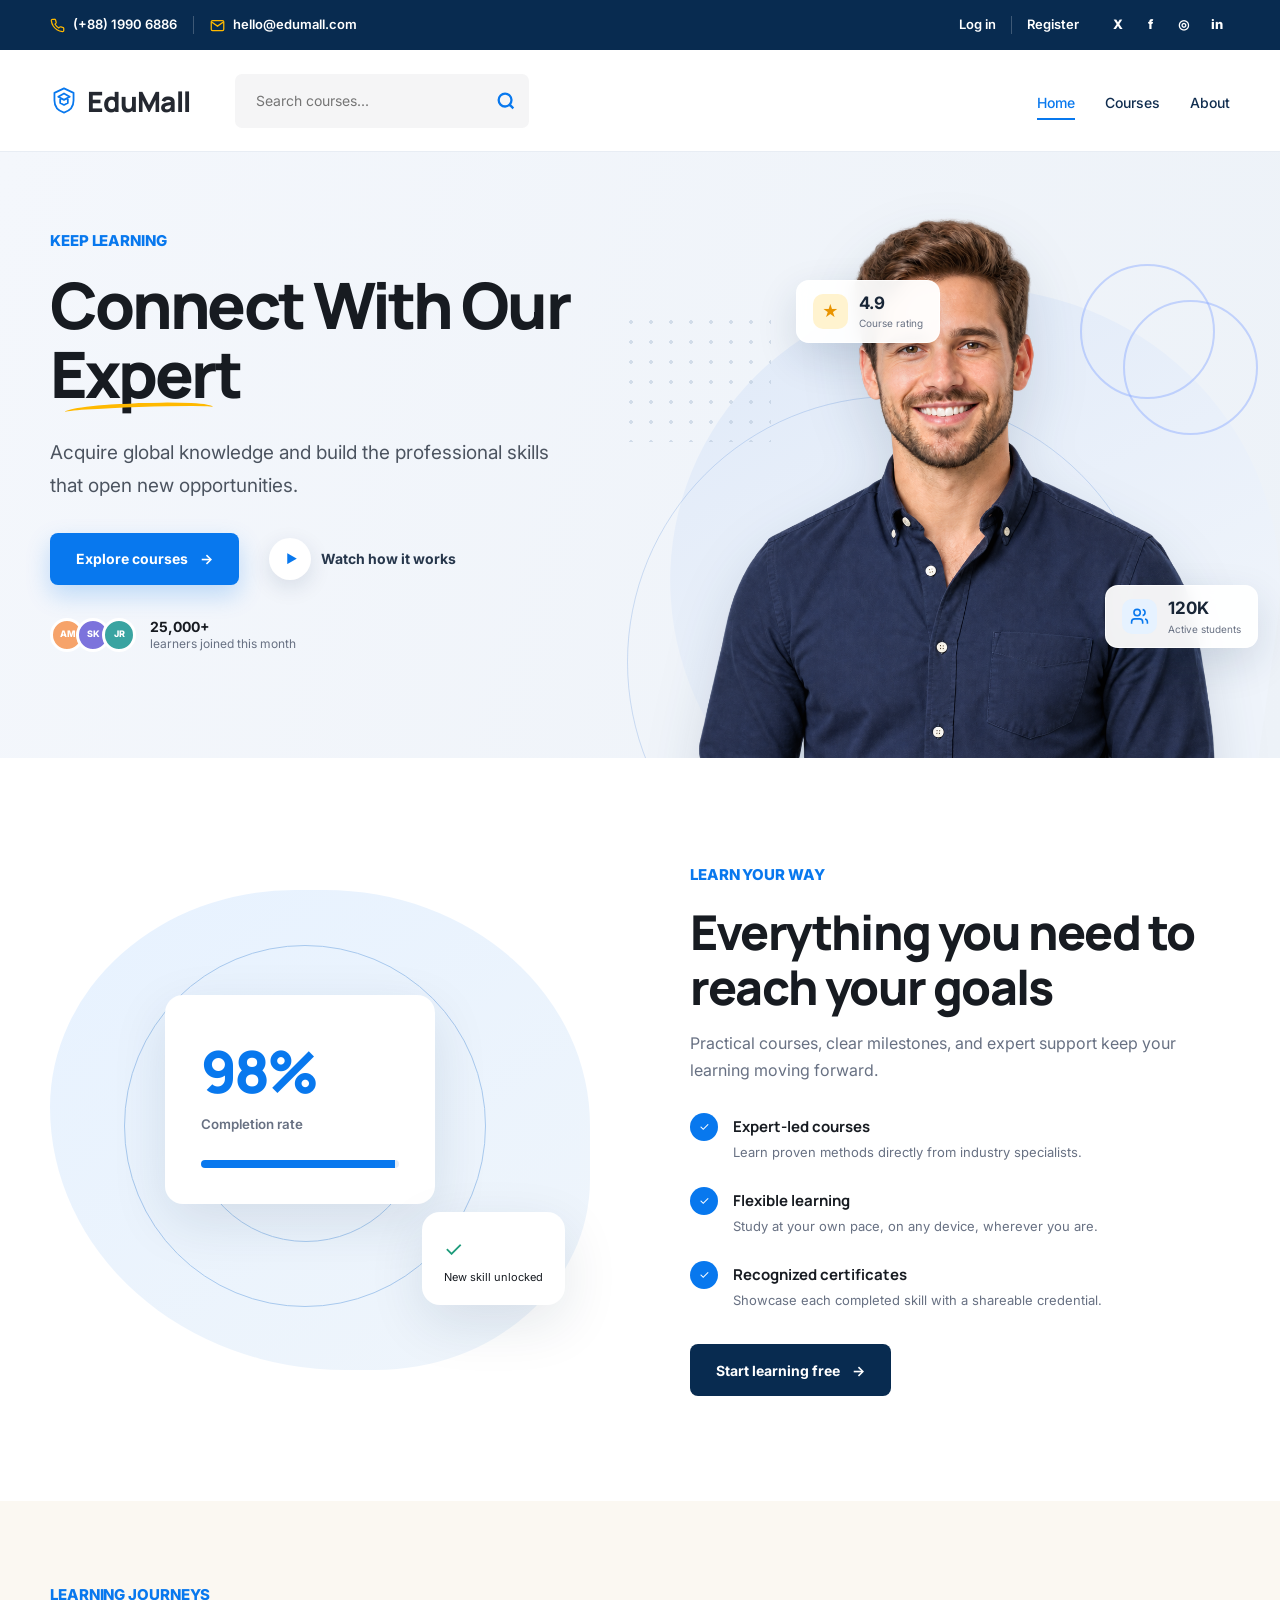
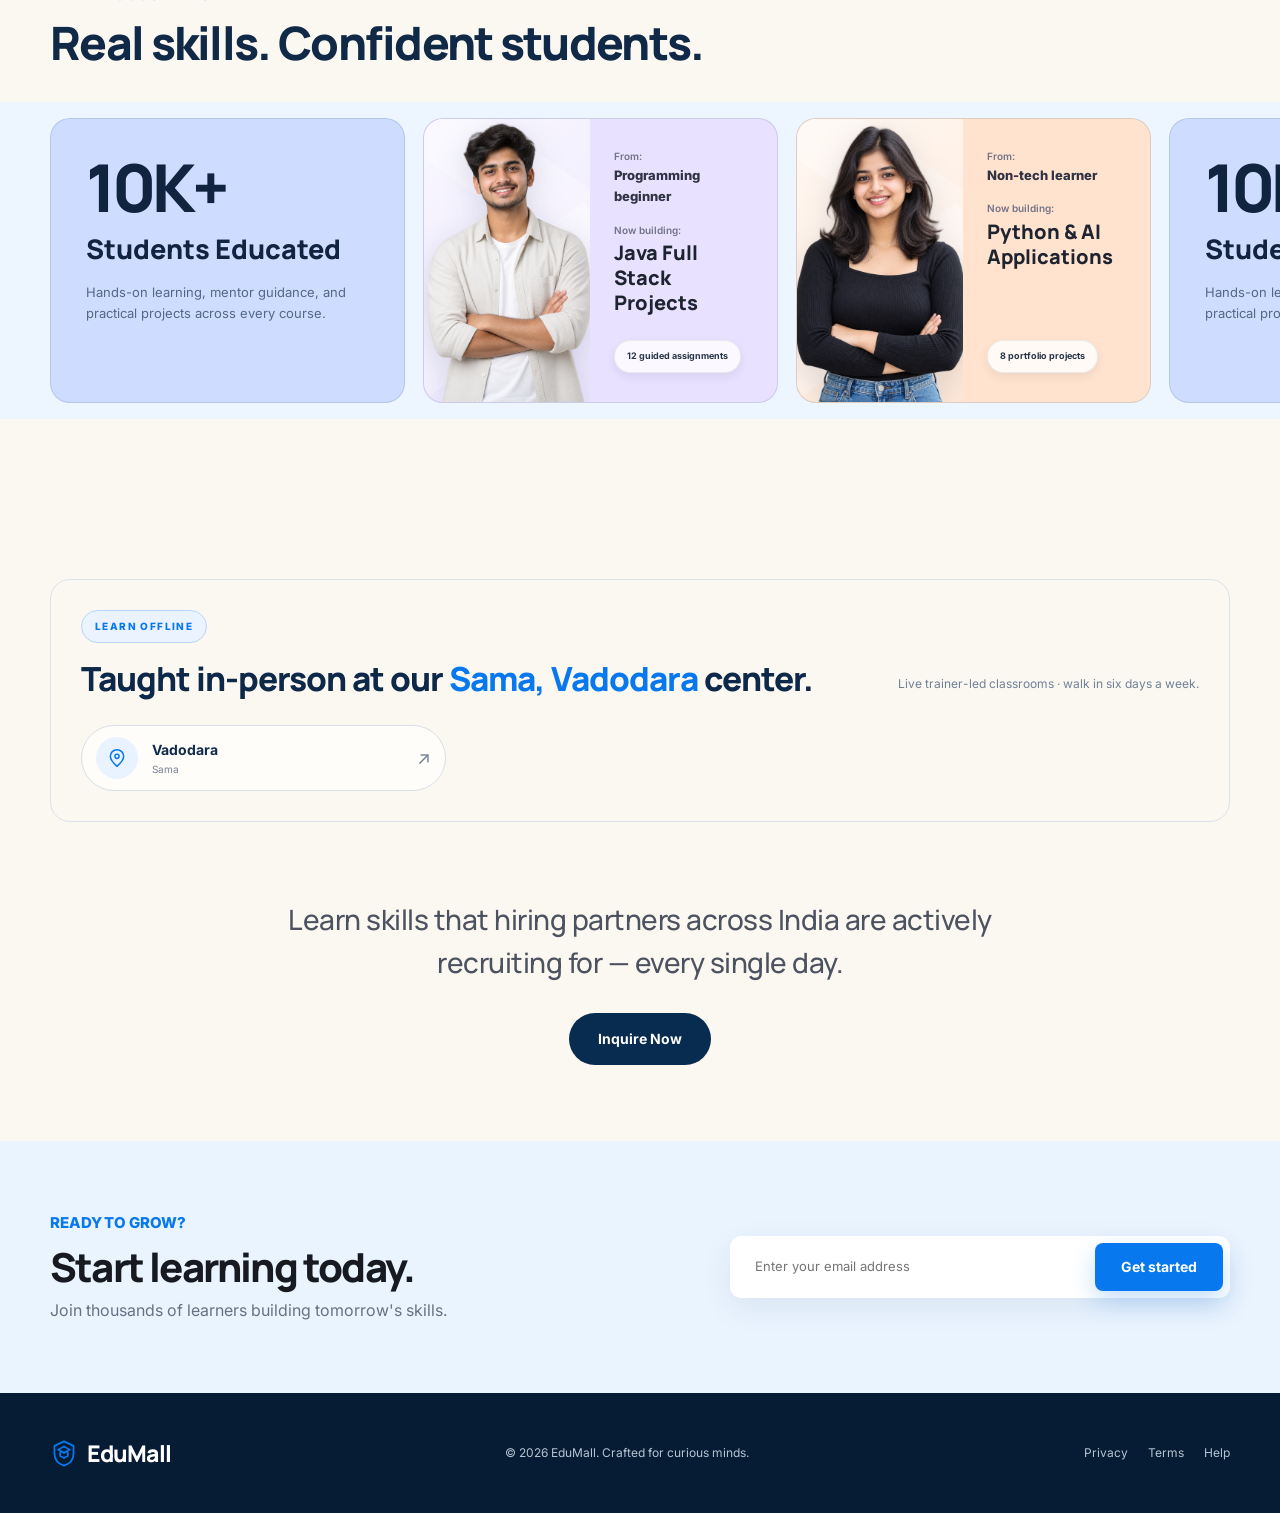
<file: index.html>
<!doctype html>
<html lang="en">
<head>
  <meta charset="utf-8">
  <meta name="viewport" content="width=device-width, initial-scale=1">
  <meta name="description" content="EduMall helps learners build practical skills with expert-led online courses.">
  <title>EduMall — Learn Without Limits</title>
  <link rel="preconnect" href="https://fonts.googleapis.com">
  <link rel="preconnect" href="https://fonts.gstatic.com" crossorigin>
  <link href="https://fonts.googleapis.com/css2?family=Inter:wght@400;500;600;700;800&family=Manrope:wght@500;600;700;800&display=swap" rel="stylesheet">
  <link rel="stylesheet" href="styles.css">
</head>
<body>
  <a class="skip-link" href="#main">Skip to content</a>

  <header class="site-header" id="top">
    <div class="topbar">
      <div class="container topbar-inner">
        <div class="contact-list">
          <a href="tel:+8819906886" aria-label="Call EduMall">
            <svg aria-hidden="true" viewBox="0 0 24 24"><path d="M22 16.92v3a2 2 0 0 1-2.18 2 19.8 19.8 0 0 1-8.63-3.07 19.5 19.5 0 0 1-6-6A19.8 19.8 0 0 1 2.12 4.18 2 2 0 0 1 4.11 2h3a2 2 0 0 1 2 1.72c.13.96.36 1.9.69 2.8a2 2 0 0 1-.45 2.11L8.09 9.91a16 16 0 0 0 6 6l1.27-1.27a2 2 0 0 1 2.11-.45c.9.33 1.84.56 2.8.69A2 2 0 0 1 22 16.92z"/></svg>
            (+88) 1990 6886
          </a>
          <span class="contact-divider"></span>
          <a href="mailto:hello@edumall.com">
            <svg aria-hidden="true" viewBox="0 0 24 24"><path d="M4 4h16c1.1 0 2 .9 2 2v12c0 1.1-.9 2-2 2H4c-1.1 0-2-.9-2-2V6c0-1.1.9-2 2-2z"/><path d="m22 6-10 7L2 6"/></svg>
            hello@edumall.com
          </a>
        </div>
        <div class="topbar-actions">
          <a href="#register">Log in</a>
          <span class="contact-divider"></span>
          <a href="#register">Register</a>
          <div class="socials" aria-label="Social links">
            <a href="#" aria-label="Twitter">X</a>
            <a href="#" aria-label="Facebook">f</a>
            <a href="#" aria-label="Instagram">◎</a>
            <a href="#" aria-label="LinkedIn">in</a>
          </div>
        </div>
      </div>
    </div>

    <nav class="navbar" aria-label="Main navigation">
      <div class="container nav-inner">
        <a class="brand" href="#top" aria-label="EduMall home">
          <span class="brand-mark" aria-hidden="true">
            <svg viewBox="0 0 44 44"><path d="M22 3 7 10v12c0 9.5 6.4 16.4 15 19 8.6-2.6 15-9.5 15-19V10L22 3Z"/><path d="m13 16 9-5 9 5-9 5-9-5Zm3 3.5V26l6 3 6-3v-6.5"/></svg>
          </span>
          <span>EduMall</span>
        </a>

        <form class="nav-search" id="nav-search" role="search">
          <label class="sr-only" for="search">Search courses</label>
          <input id="search" name="q" type="search" placeholder="Search courses..." autocomplete="off">
          <button type="submit" aria-label="Submit search">
            <svg aria-hidden="true" viewBox="0 0 24 24"><circle cx="11" cy="11" r="7"/><path d="m20 20-4-4"/></svg>
          </button>
        </form>

        <button class="mobile-toggle" type="button" aria-expanded="false" aria-controls="nav-links" aria-label="Open menu">
          <span></span><span></span><span></span>
        </button>

        <div class="nav-links" id="nav-links">
          <a class="active" href="#top">Home</a>
          <a href="courses.html">Courses</a>
          <a href="#about">About</a>
        </div>
      </div>
    </nav>
  </header>

  <main id="main">
    <section class="hero" aria-labelledby="hero-title">
      <div class="container hero-inner">
        <div class="hero-copy">
          <p class="eyebrow">Keep learning</p>
          <h1 id="hero-title">Connect With Our <span>Expert</span></h1>
          <p class="hero-intro">Acquire global knowledge and build the professional skills that open new opportunities.</p>
          <div class="hero-actions">
            <a class="button button-primary" href="courses.html">Explore courses <span aria-hidden="true">→</span></a>
            <button class="play-button" type="button" id="watch-story">
              <span class="play-icon" aria-hidden="true">▶</span>
              Watch how it works
            </button>
          </div>
          <div class="learner-proof">
            <div class="avatar-stack" aria-hidden="true"><span>AM</span><span>SK</span><span>JR</span></div>
            <p><strong>25,000+</strong> learners joined this month</p>
          </div>
        </div>

        <div class="hero-visual" aria-label="Friendly online course instructor">
          <div class="hero-blob"></div>
          <div class="dot-pattern"></div>
          <div class="orbit orbit-one"></div>
          <div class="orbit orbit-two"></div>
          <img src="assets/instructor-hero.png" alt="Smiling EduMall instructor in a navy shirt" width="1024" height="1536">
          <div class="floating-card rating-card">
            <span class="card-icon">★</span>
            <p><strong>4.9</strong><small>Course rating</small></p>
          </div>
          <div class="floating-card students-card">
            <span class="card-icon card-icon-blue">
              <svg aria-hidden="true" viewBox="0 0 24 24"><path d="M16 21v-2a4 4 0 0 0-4-4H6a4 4 0 0 0-4 4v2"/><circle cx="9" cy="7" r="4"/><path d="M22 21v-2a4 4 0 0 0-3-3.87M16 3.13a4 4 0 0 1 0 7.75"/></svg>
            </span>
            <p><strong>120K</strong><small>Active students</small></p>
          </div>
        </div>
      </div>
    </section>

    <section class="section why-section" id="about">
      <div class="container why-grid">
        <div class="why-art" aria-hidden="true"><div class="art-card art-main"><span>98%</span><small>Completion rate</small><i></i></div><div class="art-card art-small">✓<small>New skill unlocked</small></div></div>
        <div class="why-copy">
          <p class="eyebrow">Learn your way</p>
          <h2>Everything you need to reach your goals</h2>
          <p>Practical courses, clear milestones, and expert support keep your learning moving forward.</p>
          <ul>
            <li><span>✓</span><div><strong>Expert-led courses</strong><p>Learn proven methods directly from industry specialists.</p></div></li>
            <li><span>✓</span><div><strong>Flexible learning</strong><p>Study at your own pace, on any device, wherever you are.</p></div></li>
            <li><span>✓</span><div><strong>Recognized certificates</strong><p>Showcase each completed skill with a shareable credential.</p></div></li>
          </ul>
          <a class="button button-dark" href="#register">Start learning free <span>→</span></a>
        </div>
      </div>
    </section>

    <section class="impact-section" aria-labelledby="impact-title">
      <div class="container impact-heading">
        <p class="eyebrow">Learning journeys</p>
        <h2 id="impact-title">Real skills. Confident students.</h2>
      </div>
      <div class="impact-viewport">
        <div class="impact-track">
          <div class="impact-card-set">
            <article class="impact-stat-card">
              <strong>10K+</strong>
              <h3>Students Educated</h3>
              <p>Hands-on learning, mentor guidance, and practical projects across every course.</p>
            </article>
            <article class="student-story-card story-blue">
              <div class="student-photo"><img src="assets/student-aarav.png" alt="Aarav, an EduMall technology student" width="1024" height="1536" loading="lazy"></div>
              <div class="student-story-copy">
                <small>From:</small><span>Programming beginner</span>
                <small>Now building:</small><h3>Java Full Stack Projects</h3>
                <b>12 guided assignments</b>
              </div>
            </article>
            <article class="student-story-card story-peach">
              <div class="student-photo"><img src="assets/student-neha.png" alt="Neha, an EduMall technology student" width="1024" height="1536" loading="lazy"></div>
              <div class="student-story-copy">
                <small>From:</small><span>Non-tech learner</span>
                <small>Now building:</small><h3>Python &amp; AI Applications</h3>
                <b>8 portfolio projects</b>
              </div>
            </article>
          </div>
          <div class="impact-card-set" aria-hidden="true">
            <article class="impact-stat-card"><strong>10K+</strong><h3>Students Educated</h3><p>Hands-on learning, mentor guidance, and practical projects across every course.</p></article>
            <article class="student-story-card story-blue"><div class="student-photo"><img src="assets/student-aarav.png" alt="" width="1024" height="1536" loading="lazy"></div><div class="student-story-copy"><small>From:</small><span>Programming beginner</span><small>Now building:</small><h3>Java Full Stack Projects</h3><b>12 guided assignments</b></div></article>
            <article class="student-story-card story-peach"><div class="student-photo"><img src="assets/student-neha.png" alt="" width="1024" height="1536" loading="lazy"></div><div class="student-story-copy"><small>From:</small><span>Non-tech learner</span><small>Now building:</small><h3>Python &amp; AI Applications</h3><b>8 portfolio projects</b></div></article>
          </div>
        </div>
      </div>
    </section>

    <section class="offline-section" aria-labelledby="offline-title">
      <div class="container offline-card">
        <div class="offline-heading">
          <div>
            <p class="offline-badge">Learn offline</p>
            <h2 id="offline-title">Taught in-person at our <span>Sama, Vadodara</span> center.</h2>
          </div>
          <p>Live trainer-led classrooms · walk in six days a week.</p>
        </div>
        <a class="branch-card" href="https://www.google.com/maps/search/?api=1&amp;query=Sama+Vadodara+Gujarat" target="_blank" rel="noopener noreferrer" aria-label="Find the Sama, Vadodara center on Google Maps">
          <span class="branch-pin" aria-hidden="true">
            <svg viewBox="0 0 24 24"><path d="M20 10c0 5-8 12-8 12S4 15 4 10a8 8 0 1 1 16 0Z"/><circle cx="12" cy="10" r="2.5"/></svg>
          </span>
          <span><strong>Vadodara</strong><small>Sama</small></span>
          <span class="branch-arrow" aria-hidden="true">↗</span>
        </a>
      </div>
    </section>

    <section class="inquiry-section" aria-labelledby="inquiry-title">
      <div class="container inquiry-inner">
        <h2 id="inquiry-title">Learn skills that hiring partners across India are actively recruiting for — every single day.</h2>
        <button class="button button-dark" id="open-inquiry" type="button">Inquire Now</button>
      </div>
    </section>

    <section class="cta-section" id="register">
      <div class="container cta-inner">
        <div><p class="eyebrow">Ready to grow?</p><h2>Start learning today.</h2><p>Join thousands of learners building tomorrow's skills.</p></div>
        <form class="email-form" id="email-form"><label class="sr-only" for="email">Email address</label><input id="email" type="email" placeholder="Enter your email address" required><button class="button button-primary" type="submit">Get started</button></form>
      </div>
    </section>
  </main>

  <footer>
    <div class="container footer-inner"><a class="brand footer-brand" href="#top"><span class="brand-mark" aria-hidden="true"><svg viewBox="0 0 44 44"><path d="M22 3 7 10v12c0 9.5 6.4 16.4 15 19 8.6-2.6 15-9.5 15-19V10L22 3Z"/><path d="m13 16 9-5 9 5-9 5-9-5Zm3 3.5V26l6 3 6-3v-6.5"/></svg></span><span>EduMall</span></a><p>© <span id="year"></span> EduMall. Crafted for curious minds.</p><div><a href="#privacy">Privacy</a><a href="#terms">Terms</a><a href="#help">Help</a></div></div>
  </footer>

  <div class="toast" id="toast" role="status" aria-live="polite"></div>
  <div class="modal" id="story-modal" hidden>
    <div class="modal-backdrop" data-close-modal></div>
    <div class="modal-card" role="dialog" aria-modal="true" aria-labelledby="modal-title">
      <button class="modal-close" type="button" data-close-modal aria-label="Close">×</button>
      <div class="video-placeholder"><span>▶</span></div>
      <h2 id="modal-title">Learning that fits your life</h2>
      <p>Short, focused lessons and hands-on projects help you turn knowledge into real-world confidence.</p>
    </div>
  </div>

  <div class="modal inquiry-modal" id="inquiry-modal" hidden>
    <div class="modal-backdrop" data-close-modal></div>
    <div class="modal-card inquiry-modal-card" role="dialog" aria-modal="true" aria-labelledby="inquiry-modal-title">
      <button class="modal-close" type="button" data-close-modal aria-label="Close inquiry form">×</button>
      <h2 id="inquiry-modal-title">Book your visit</h2>
      <p>Tour our Sama, Vadodara center, meet a career advisor, and book a free demo.</p>
      <form class="inquiry-form" id="inquiry-form">
        <label for="inquiry-name">Your name</label>
        <input id="inquiry-name" name="name" type="text" placeholder="e.g. Rohan Patel" autocomplete="name" required>

        <label for="inquiry-email">Email</label>
        <input id="inquiry-email" name="email" type="email" placeholder="you@example.com" autocomplete="email" required>

        <label for="inquiry-phone">Phone</label>
        <input id="inquiry-phone" name="phone" type="tel" placeholder="+91 98765 43210" autocomplete="tel" inputmode="tel" pattern="[+0-9() -]{8,18}" required>
        <small>We’ll WhatsApp, not spam-call. Outside India? Include your country code.</small>

        <label for="inquiry-message">What are you looking for? <span>(optional)</span></label>
        <textarea id="inquiry-message" name="message" rows="3" placeholder="Course, preferred batch timing..."></textarea>

        <button class="button button-primary inquiry-submit" type="submit"><span aria-hidden="true">✈</span> Request a callback</button>
      </form>
    </div>
  </div>

  <script src="script.js"></script>
</body>
</html>
</file>
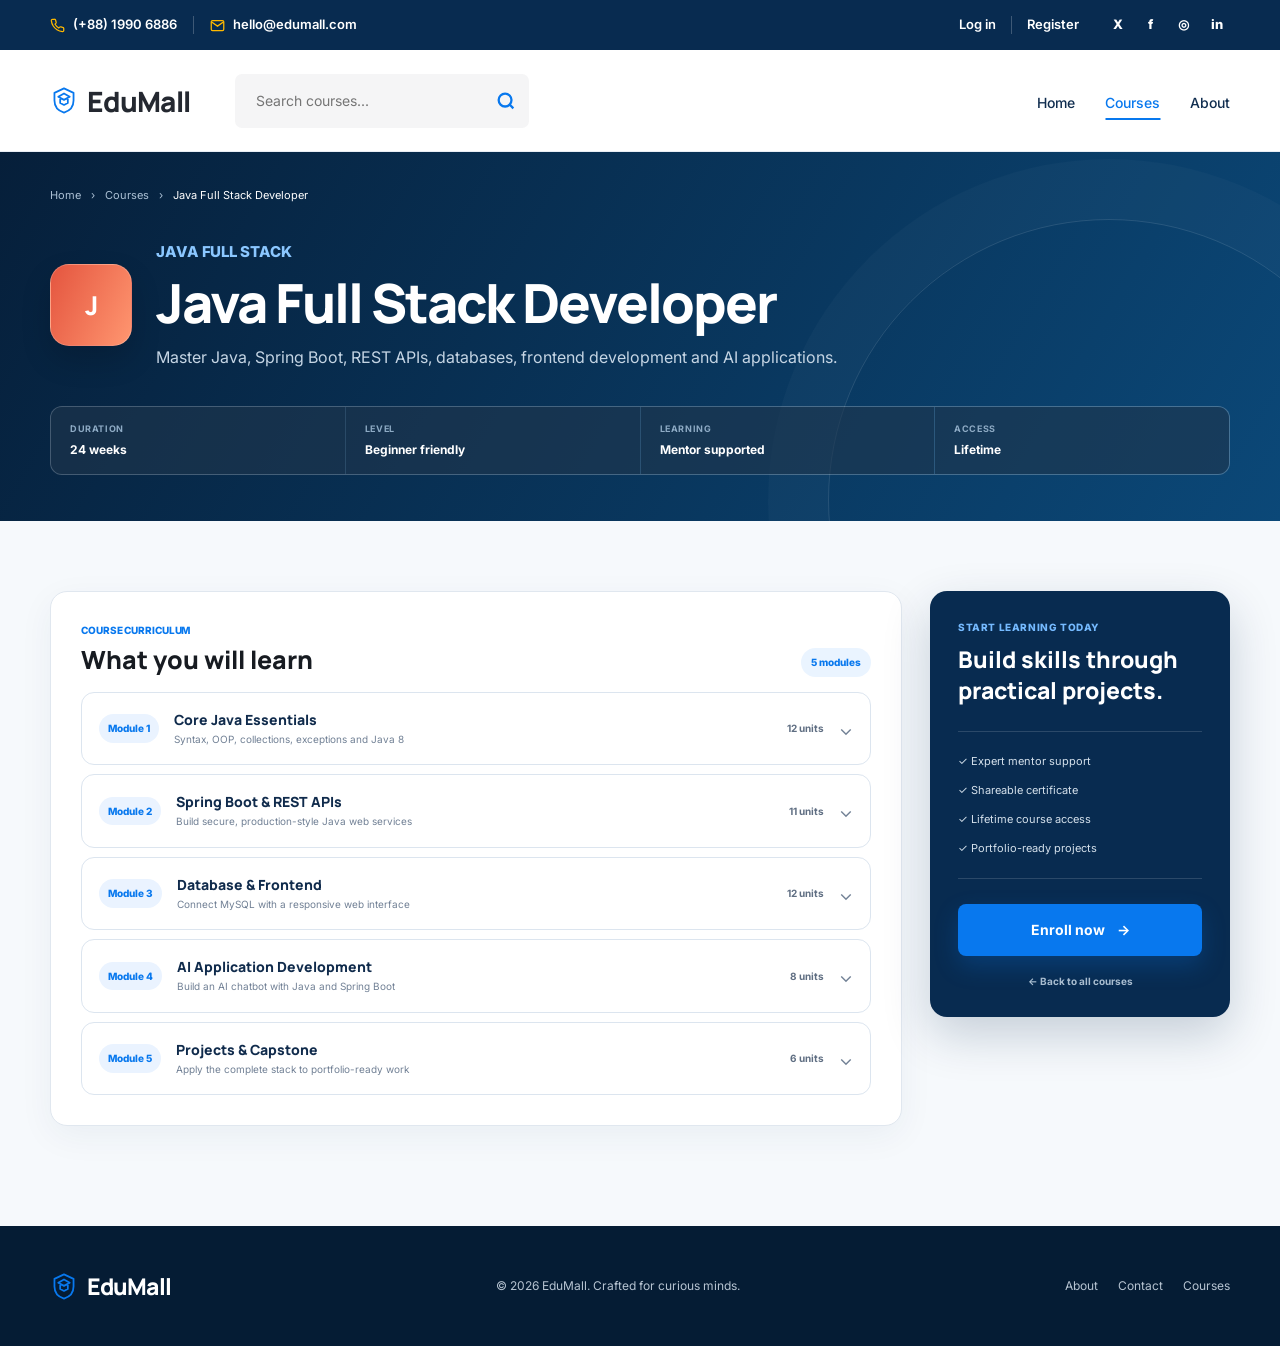
<file: course-details.html>
<!doctype html>
<html lang="en">
<head>
  <meta charset="utf-8">
  <meta name="viewport" content="width=device-width, initial-scale=1">
  <meta name="description" content="View EduMall course details, curriculum and learning outcomes.">
  <title>Course Details — EduMall</title>
  <link rel="preconnect" href="https://fonts.googleapis.com">
  <link rel="preconnect" href="https://fonts.gstatic.com" crossorigin>
  <link href="https://fonts.googleapis.com/css2?family=Inter:wght@400;500;600;700;800&family=Manrope:wght@500;600;700;800&display=swap" rel="stylesheet">
  <link rel="stylesheet" href="styles.css">
</head>
<body>
  <a class="skip-link" href="#curriculum">Skip to curriculum</a>

  <header class="site-header">
    <div class="topbar">
      <div class="container topbar-inner">
        <div class="contact-list">
          <a href="tel:+8819906886" aria-label="Call EduMall">
            <svg aria-hidden="true" viewBox="0 0 24 24"><path d="M22 16.92v3a2 2 0 0 1-2.18 2 19.8 19.8 0 0 1-8.63-3.07 19.5 19.5 0 0 1-6-6A19.8 19.8 0 0 1 2.12 4.18 2 2 0 0 1 4.11 2h3a2 2 0 0 1 2 1.72c.13.96.36 1.9.69 2.8a2 2 0 0 1-.45 2.11L8.09 9.91a16 16 0 0 0 6 6l1.27-1.27a2 2 0 0 1 2.11-.45c.9.33 1.84.56 2.8.69A2 2 0 0 1 22 16.92z"/></svg>
            (+88) 1990 6886
          </a>
          <span class="contact-divider"></span>
          <a href="mailto:hello@edumall.com">
            <svg aria-hidden="true" viewBox="0 0 24 24"><path d="M4 4h16c1.1 0 2 .9 2 2v12c0 1.1-.9 2-2 2H4c-1.1 0-2-.9-2-2V6c0-1.1.9-2 2-2z"/><path d="m22 6-10 7L2 6"/></svg>
            hello@edumall.com
          </a>
        </div>
        <div class="topbar-actions">
          <a href="index.html#register">Log in</a>
          <span class="contact-divider"></span>
          <a href="index.html#register">Register</a>
          <div class="socials" aria-label="Social links"><a href="#" aria-label="Twitter">X</a><a href="#" aria-label="Facebook">f</a><a href="#" aria-label="Instagram">◎</a><a href="#" aria-label="LinkedIn">in</a></div>
        </div>
      </div>
    </div>

    <nav class="navbar" aria-label="Main navigation">
      <div class="container nav-inner">
        <a class="brand" href="index.html" aria-label="EduMall home">
          <span class="brand-mark" aria-hidden="true"><svg viewBox="0 0 44 44"><path d="M22 3 7 10v12c0 9.5 6.4 16.4 15 19 8.6-2.6 15-9.5 15-19V10L22 3Z"/><path d="m13 16 9-5 9 5-9 5-9-5Zm3 3.5V26l6 3 6-3v-6.5"/></svg></span>
          <span>EduMall</span>
        </a>
        <form class="nav-search" id="detail-search" role="search">
          <label class="sr-only" for="search">Search courses</label>
          <input id="search" name="q" type="search" placeholder="Search courses..." autocomplete="off">
          <button type="submit" aria-label="Submit search"><svg aria-hidden="true" viewBox="0 0 24 24"><circle cx="11" cy="11" r="7"/><path d="m20 20-4-4"/></svg></button>
        </form>
        <button class="mobile-toggle" type="button" aria-expanded="false" aria-controls="nav-links" aria-label="Open menu"><span></span><span></span><span></span></button>
        <div class="nav-links" id="nav-links">
          <a href="index.html">Home</a>
          <a class="active" href="courses.html">Courses</a>
          <a href="index.html#about">About</a>
        </div>
      </div>
    </nav>
  </header>

  <main>
    <section class="detail-hero">
      <div class="container">
        <nav class="breadcrumbs" aria-label="Breadcrumb"><a href="index.html">Home</a><span>›</span><a href="courses.html">Courses</a><span>›</span><span id="breadcrumb-course">Course details</span></nav>
        <div class="detail-hero-grid">
          <div class="detail-course-icon java-accent" id="detail-icon">J</div>
          <div class="detail-heading">
            <p class="eyebrow" id="detail-label">Java full stack</p>
            <h1 id="detail-title">Java Full Stack Developer</h1>
            <p id="detail-description">Master Java, Spring Boot, REST APIs, databases, frontend development and AI applications.</p>
          </div>
        </div>
        <div class="course-facts">
          <span><small>Duration</small><strong id="detail-duration">24 weeks</strong></span>
          <span><small>Level</small><strong id="detail-level">Beginner friendly</strong></span>
          <span><small>Learning</small><strong>Mentor supported</strong></span>
          <span><small>Access</small><strong>Lifetime</strong></span>
        </div>
      </div>
    </section>

    <section class="detail-content" id="curriculum">
      <div class="container detail-layout">
        <div class="curriculum-card">
          <div class="modules-heading">
            <div><p class="eyebrow">Course curriculum</p><h2>What you will learn</h2></div>
            <span id="module-count">5 modules</span>
          </div>
          <div class="module-list" id="module-list"></div>
          <div class="curriculum-empty" id="curriculum-empty" hidden><h3>Curriculum coming soon</h3><p>The detailed lesson plan for this course is being prepared.</p></div>
        </div>

        <aside class="enrollment-card">
          <p>Start learning today</p>
          <h2>Build skills through practical projects.</h2>
          <ul><li>✓ Expert mentor support</li><li>✓ Shareable certificate</li><li>✓ Lifetime course access</li><li>✓ Portfolio-ready projects</li></ul>
          <a class="button button-primary" href="index.html#register">Enroll now <span>→</span></a>
          <a class="back-courses" href="courses.html">← Back to all courses</a>
        </aside>
      </div>
    </section>
  </main>

  <footer>
    <div class="container footer-inner">
      <a class="brand footer-brand" href="index.html"><span class="brand-mark" aria-hidden="true"><svg viewBox="0 0 44 44"><path d="M22 3 7 10v12c0 9.5 6.4 16.4 15 19 8.6-2.6 15-9.5 15-19V10L22 3Z"/><path d="m13 16 9-5 9 5-9 5-9-5Zm3 3.5V26l6 3 6-3v-6.5"/></svg></span><span>EduMall</span></a>
      <p>© <span id="year"></span> EduMall. Crafted for curious minds.</p>
      <div><a href="index.html#about">About</a><a href="index.html#register">Contact</a><a href="courses.html">Courses</a></div>
    </div>
  </footer>

  <div class="toast" id="toast" role="status" aria-live="polite"></div>
  <script src="course-details.js"></script>
</body>
</html>
</file>
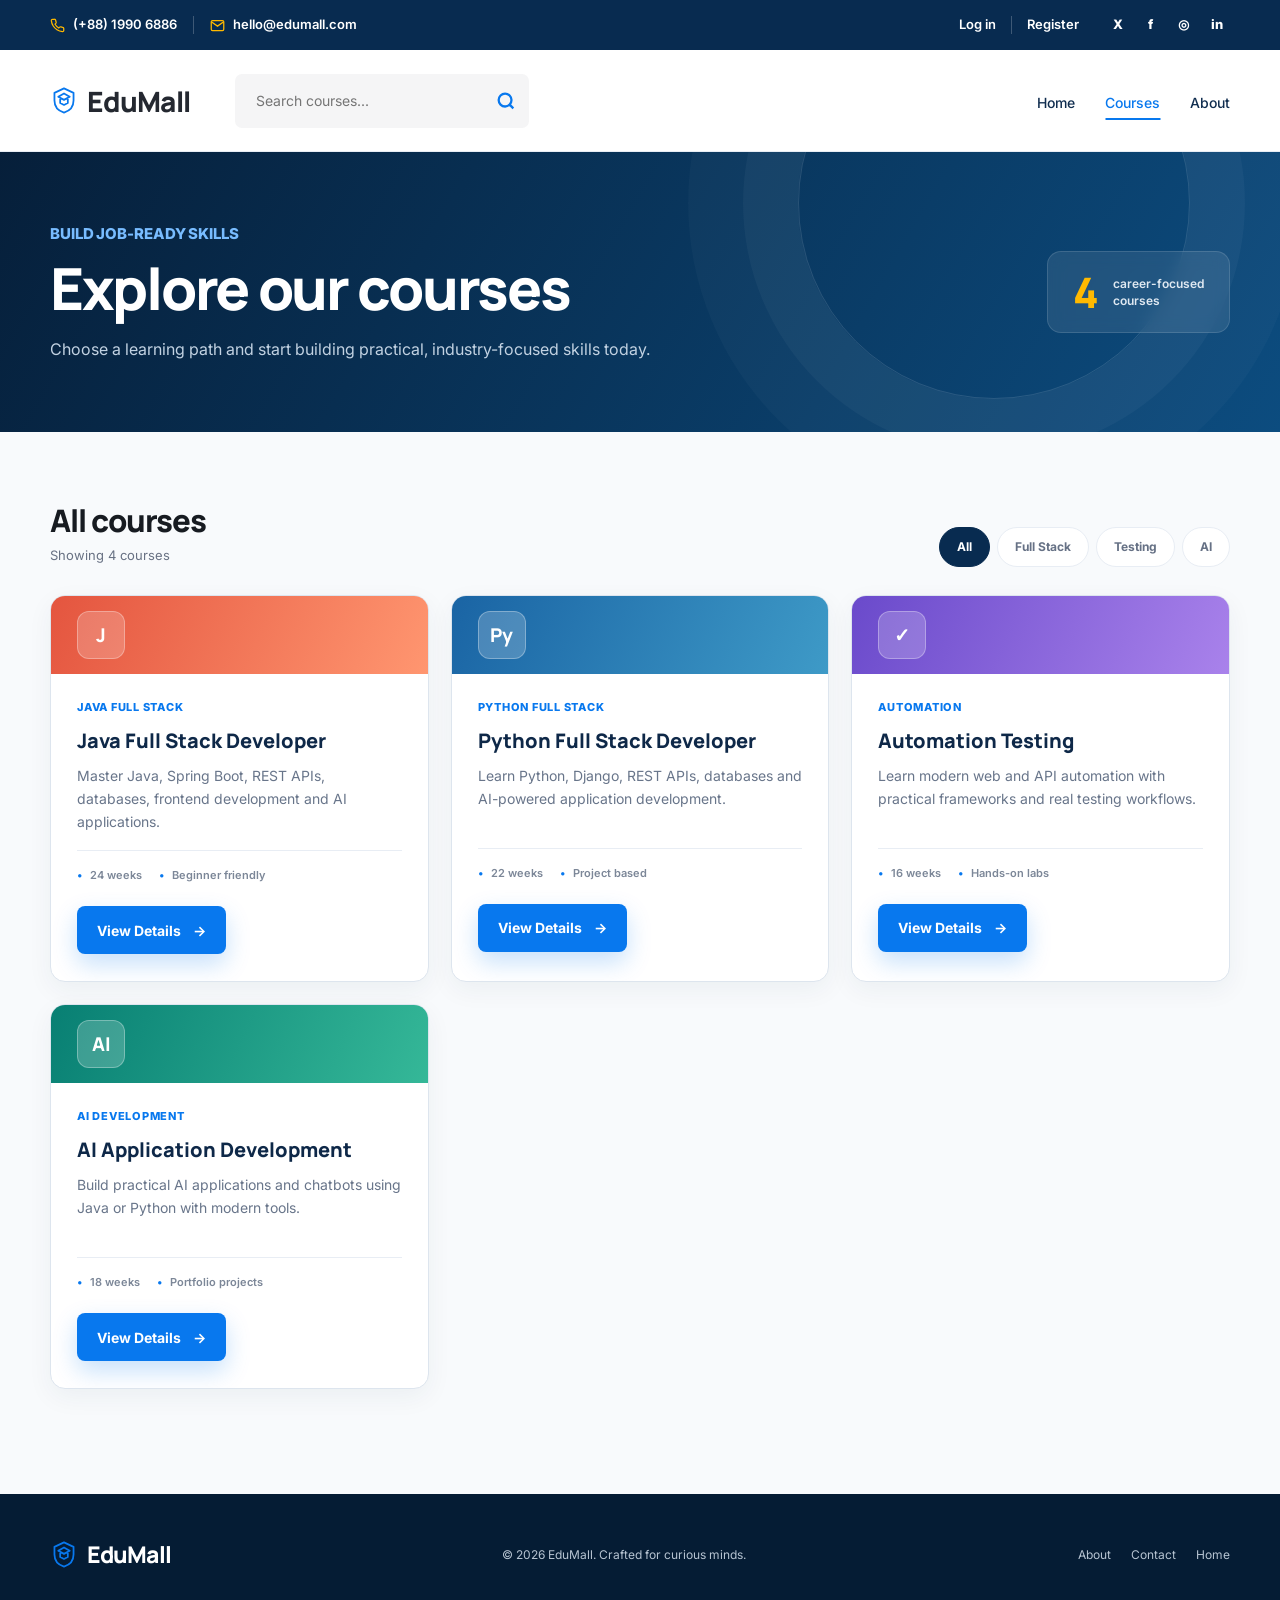
<file: courses.html>
<!doctype html>
<html lang="en">
<head>
  <meta charset="utf-8">
  <meta name="viewport" content="width=device-width, initial-scale=1">
  <meta name="description" content="Explore full stack, automation testing, and AI development courses at EduMall.">
  <title>Courses — EduMall</title>
  <link rel="preconnect" href="https://fonts.googleapis.com">
  <link rel="preconnect" href="https://fonts.gstatic.com" crossorigin>
  <link href="https://fonts.googleapis.com/css2?family=Inter:wght@400;500;600;700;800&family=Manrope:wght@500;600;700;800&display=swap" rel="stylesheet">
  <link rel="stylesheet" href="styles.css">
</head>
<body>
  <a class="skip-link" href="#catalog">Skip to courses</a>

  <header class="site-header">
    <div class="topbar">
      <div class="container topbar-inner">
        <div class="contact-list">
          <a href="tel:+8819906886" aria-label="Call EduMall">
            <svg aria-hidden="true" viewBox="0 0 24 24"><path d="M22 16.92v3a2 2 0 0 1-2.18 2 19.8 19.8 0 0 1-8.63-3.07 19.5 19.5 0 0 1-6-6A19.8 19.8 0 0 1 2.12 4.18 2 2 0 0 1 4.11 2h3a2 2 0 0 1 2 1.72c.13.96.36 1.9.69 2.8a2 2 0 0 1-.45 2.11L8.09 9.91a16 16 0 0 0 6 6l1.27-1.27a2 2 0 0 1 2.11-.45c.9.33 1.84.56 2.8.69A2 2 0 0 1 22 16.92z"/></svg>
            (+88) 1990 6886
          </a>
          <span class="contact-divider"></span>
          <a href="mailto:hello@edumall.com">
            <svg aria-hidden="true" viewBox="0 0 24 24"><path d="M4 4h16c1.1 0 2 .9 2 2v12c0 1.1-.9 2-2 2H4c-1.1 0-2-.9-2-2V6c0-1.1.9-2 2-2z"/><path d="m22 6-10 7L2 6"/></svg>
            hello@edumall.com
          </a>
        </div>
        <div class="topbar-actions">
          <a href="index.html#register">Log in</a>
          <span class="contact-divider"></span>
          <a href="index.html#register">Register</a>
          <div class="socials" aria-label="Social links">
            <a href="#" aria-label="Twitter">X</a><a href="#" aria-label="Facebook">f</a><a href="#" aria-label="Instagram">◎</a><a href="#" aria-label="LinkedIn">in</a>
          </div>
        </div>
      </div>
    </div>

    <nav class="navbar" aria-label="Main navigation">
      <div class="container nav-inner">
        <a class="brand" href="index.html" aria-label="EduMall home">
          <span class="brand-mark" aria-hidden="true"><svg viewBox="0 0 44 44"><path d="M22 3 7 10v12c0 9.5 6.4 16.4 15 19 8.6-2.6 15-9.5 15-19V10L22 3Z"/><path d="m13 16 9-5 9 5-9 5-9-5Zm3 3.5V26l6 3 6-3v-6.5"/></svg></span>
          <span>EduMall</span>
        </a>

        <form class="nav-search" id="course-search" role="search">
          <label class="sr-only" for="search">Search courses</label>
          <input id="search" name="q" type="search" placeholder="Search courses..." autocomplete="off">
          <button type="submit" aria-label="Submit search"><svg aria-hidden="true" viewBox="0 0 24 24"><circle cx="11" cy="11" r="7"/><path d="m20 20-4-4"/></svg></button>
        </form>

        <button class="mobile-toggle" type="button" aria-expanded="false" aria-controls="nav-links" aria-label="Open menu"><span></span><span></span><span></span></button>
        <div class="nav-links" id="nav-links">
          <a href="index.html">Home</a>
          <a class="active" href="courses.html" aria-current="page">Courses</a>
          <a href="index.html#about">About</a>
        </div>
      </div>
    </nav>
  </header>

  <main>
    <section class="catalog-hero">
      <div class="container catalog-hero-inner">
        <div>
          <p class="eyebrow">Build job-ready skills</p>
          <h1>Explore our courses</h1>
          <p>Choose a learning path and start building practical, industry-focused skills today.</p>
        </div>
        <div class="catalog-count"><strong>4</strong><span>career-focused<br>courses</span></div>
      </div>
    </section>

    <section class="catalog-section" id="catalog" aria-labelledby="catalog-title">
      <div class="container">
        <div class="catalog-toolbar">
          <div>
            <h2 id="catalog-title">All courses</h2>
            <p id="result-count">Showing 4 courses</p>
          </div>
          <div class="catalog-filters" role="group" aria-label="Filter courses">
            <button class="active" type="button" data-category="all">All</button>
            <button type="button" data-category="full-stack">Full Stack</button>
            <button type="button" data-category="testing">Testing</button>
            <button type="button" data-category="ai">AI</button>
          </div>
        </div>

        <div class="catalog-grid">
          <article class="catalog-card" data-category="full-stack" data-search="java full stack developer spring boot rest api databases frontend ai applications">
            <div class="catalog-card-accent java-accent"><span>J</span></div>
            <div class="catalog-card-content">
              <p class="catalog-label">Java full stack</p>
              <h3>Java Full Stack Developer</h3>
              <p>Master Java, Spring Boot, REST APIs, databases, frontend development and AI applications.</p>
              <ul><li>24 weeks</li><li>Beginner friendly</li></ul>
              <a class="button button-primary view-course" href="course-details.html?course=java">View Details <span>→</span></a>
            </div>
          </article>

          <article class="catalog-card" data-category="full-stack" data-search="python full stack developer django rest api databases ai powered application development">
            <div class="catalog-card-accent python-accent"><span>Py</span></div>
            <div class="catalog-card-content">
              <p class="catalog-label">Python full stack</p>
              <h3>Python Full Stack Developer</h3>
              <p>Learn Python, Django, REST APIs, databases and AI-powered application development.</p>
              <ul><li>22 weeks</li><li>Project based</li></ul>
              <a class="button button-primary view-course" href="course-details.html?course=python">View Details <span>→</span></a>
            </div>
          </article>

          <article class="catalog-card" data-category="testing" data-search="automation testing modern web api automation selenium playwright frameworks">
            <div class="catalog-card-accent testing-accent"><span>✓</span></div>
            <div class="catalog-card-content">
              <p class="catalog-label">Automation</p>
              <h3>Automation Testing</h3>
              <p>Learn modern web and API automation with practical frameworks and real testing workflows.</p>
              <ul><li>16 weeks</li><li>Hands-on labs</li></ul>
              <a class="button button-primary view-course" href="course-details.html?course=testing">View Details <span>→</span></a>
            </div>
          </article>

          <article class="catalog-card" data-category="ai" data-search="ai application development practical applications chatbots java python artificial intelligence">
            <div class="catalog-card-accent ai-accent"><span>AI</span></div>
            <div class="catalog-card-content">
              <p class="catalog-label">AI development</p>
              <h3>AI Application Development</h3>
              <p>Build practical AI applications and chatbots using Java or Python with modern tools.</p>
              <ul><li>18 weeks</li><li>Portfolio projects</li></ul>
              <a class="button button-primary view-course" href="course-details.html?course=ai">View Details <span>→</span></a>
            </div>
          </article>
        </div>
        <div class="catalog-empty" id="catalog-empty" hidden><span>⌕</span><h3>No courses found</h3><p>Try another search or show all courses.</p><button type="button" class="button button-primary" id="reset-courses">Show all courses</button></div>
      </div>
    </section>
  </main>

  <footer>
    <div class="container footer-inner">
      <a class="brand footer-brand" href="index.html"><span class="brand-mark" aria-hidden="true"><svg viewBox="0 0 44 44"><path d="M22 3 7 10v12c0 9.5 6.4 16.4 15 19 8.6-2.6 15-9.5 15-19V10L22 3Z"/><path d="m13 16 9-5 9 5-9 5-9-5Zm3 3.5V26l6 3 6-3v-6.5"/></svg></span><span>EduMall</span></a>
      <p>© <span id="year"></span> EduMall. Crafted for curious minds.</p>
      <div><a href="index.html#about">About</a><a href="index.html#register">Contact</a><a href="index.html">Home</a></div>
    </div>
  </footer>

  <div class="toast" id="toast" role="status" aria-live="polite"></div>
  <script src="courses.js"></script>
</body>
</html>
</file>
<file: styles.css>
:root {
  --navy: #082b50;
  --navy-dark: #061f3a;
  --blue: #0878ee;
  --blue-dark: #0567d0;
  --yellow: #ffb900;
  --ink: #171b21;
  --muted: #687183;
  --surface: #f4f7fb;
  --line: #e8edf4;
  --white: #fff;
  --shadow: 0 18px 55px rgba(15, 41, 75, .11);
  --radius: 18px;
}

* { box-sizing: border-box; }
html { scroll-behavior: smooth; }
body { margin: 0; overflow-x: hidden; color: var(--ink); background: #fff; font: 400 16px/1.65 Inter, Arial, sans-serif; }
body.modal-open { overflow: hidden; }
button, input { font: inherit; }
button, a { -webkit-tap-highlight-color: transparent; }
a { color: inherit; text-decoration: none; }
img { display: block; max-width: 100%; }
svg { display: block; }
.container { width: min(1180px, calc(100% - 48px)); margin-inline: auto; }
.sr-only { position: absolute; width: 1px; height: 1px; padding: 0; margin: -1px; overflow: hidden; clip: rect(0,0,0,0); white-space: nowrap; border: 0; }
.skip-link { position: fixed; top: 8px; left: 8px; z-index: 999; padding: 10px 14px; color: #fff; background: var(--blue); border-radius: 8px; transform: translateY(-160%); transition: .2s; }
.skip-link:focus { transform: none; }

.topbar { color: #fff; background: var(--navy); font-size: 13px; font-weight: 600; }
.topbar-inner { min-height: 50px; display: flex; align-items: center; justify-content: space-between; }
.contact-list, .topbar-actions, .socials { display: flex; align-items: center; }
.contact-list { gap: 16px; }
.contact-list a { display: inline-flex; align-items: center; gap: 8px; transition: color .2s; }
.contact-list svg { width: 15px; height: 15px; fill: none; stroke: var(--yellow); stroke-width: 2; }
.contact-divider { width: 1px; height: 18px; background: rgba(255,255,255,.22); }
.topbar-actions { gap: 15px; }
.topbar a:hover { color: #8ec6ff; }
.socials { gap: 6px; margin-left: 10px; }
.socials a { width: 27px; height: 27px; display: grid; place-items: center; font-size: 13px; font-weight: 800; border-radius: 50%; }
.socials a:hover { color: white; background: rgba(255,255,255,.12); }

.navbar { position: relative; z-index: 50; background: #fff; border-bottom: 1px solid var(--line); }
.nav-inner { height: 101px; display: flex; align-items: center; }
.brand { flex: none; display: inline-flex; align-items: center; gap: 9px; color: #242830; font: 800 28px/1 Manrope, sans-serif; letter-spacing: -.9px; }
.brand-mark { width: 28px; height: 33px; color: var(--blue); }
.brand-mark svg { width: 100%; height: 100%; fill: none; stroke: currentColor; stroke-width: 2.8; stroke-linejoin: round; }
.nav-search { width: min(303px, 23vw); height: 54px; display: flex; margin-right: 26px; background: #f5f5f6; border: 1px solid transparent; border-radius: 7px; transition: .2s; }
.brand + .nav-search { margin-left: 45px; }
.nav-search:focus-within { background: white; border-color: #80baff; box-shadow: 0 0 0 3px rgba(8,120,238,.1); }
.nav-search input { width: 100%; min-width: 0; padding: 0 14px 0 20px; color: var(--ink); background: transparent; border: 0; outline: 0; font-size: 14px; }
.nav-search button { width: 50px; display: grid; place-items: center; color: var(--blue); background: transparent; border: 0; cursor: pointer; }
.nav-search svg { width: 22px; fill: none; stroke: currentColor; stroke-width: 2.5; }
.nav-links { display: flex; align-items: center; justify-content: flex-end; gap: 30px; margin-left: auto; }
.nav-links a { position: relative; padding: 38px 0 34px; color: #102d4f; font-size: 14px; font-weight: 500; white-space: nowrap; }
.nav-links a::after { content: ""; position: absolute; left: 50%; bottom: 28px; width: 0; height: 2px; background: var(--blue); transform: translateX(-50%); transition: width .2s; }
.nav-links a:hover, .nav-links a.active { color: var(--blue); }
.nav-links a:hover::after, .nav-links a.active::after { width: 100%; }
.mobile-toggle { display: none; width: 42px; height: 42px; padding: 10px; background: transparent; border: 0; cursor: pointer; }
.mobile-toggle span { width: 100%; height: 2px; display: block; margin: 5px 0; background: var(--navy); transition: .2s; }

.hero { position: relative; overflow: hidden; background: linear-gradient(105deg, #f4f7fc 0%, #edf2f8 100%); }
.hero-inner { min-height: 606px; display: grid; grid-template-columns: .9fr 1.1fr; align-items: center; }
.hero-copy { position: relative; z-index: 4; width: 100%; min-width: 0; max-width: 580px; padding: 64px 0 92px; }
.eyebrow { margin: 0 0 16px; color: var(--blue); font-size: 15px; font-weight: 800; letter-spacing: -.1px; text-transform: uppercase; }
.hero h1 { margin: 0; font: 800 clamp(46px, 5vw, 67px)/1.08 Manrope, sans-serif; letter-spacing: -2.9px; }
.hero h1 span { position: relative; display: inline-block; }
.hero h1 span::after { content: ""; position: absolute; left: 8%; bottom: -8px; width: 78%; height: 9px; border-top: 4px solid var(--yellow); border-radius: 50%; transform: rotate(-2deg); }
.hero-intro { max-width: 570px; margin: 28px 0 30px; color: #4c5460; font-size: 19px; line-height: 1.75; }
.hero-actions { display: flex; align-items: center; gap: 24px; }
.button { min-height: 52px; display: inline-flex; align-items: center; justify-content: center; gap: 12px; padding: 0 26px; border: 0; border-radius: 8px; cursor: pointer; font-size: 14px; font-weight: 700; transition: transform .2s, background .2s, box-shadow .2s; }
.button:hover { transform: translateY(-2px); }
.button-primary { color: white; background: var(--blue); box-shadow: 0 10px 25px rgba(8,120,238,.23); }
.button-primary:hover { background: var(--blue-dark); box-shadow: 0 13px 30px rgba(8,120,238,.3); }
.button-dark { color: white; background: var(--navy); }
.button-dark:hover { background: #0d3c6b; }
.play-button { display: flex; align-items: center; gap: 10px; color: #26364b; background: transparent; border: 0; cursor: pointer; font-size: 14px; font-weight: 700; }
.play-icon { width: 42px; height: 42px; display: grid; place-items: center; padding-left: 2px; color: var(--blue); background: white; border-radius: 50%; box-shadow: 0 7px 22px rgba(13,45,82,.12); font-size: 12px; }
.learner-proof { display: flex; align-items: center; gap: 14px; margin-top: 32px; }
.avatar-stack { display: flex; }
.avatar-stack span { width: 34px; height: 34px; display: grid; place-items: center; margin-left: -8px; color: white; background: #395170; border: 3px solid white; border-radius: 50%; font-size: 9px; font-weight: 800; }
.avatar-stack span:first-child { margin-left: 0; background: #f6a36a; }.avatar-stack span:nth-child(2) { background: #7c73dc; }.avatar-stack span:nth-child(3) { background: #3aa4a1; }
.learner-proof p { margin: 0; color: var(--muted); font-size: 12px; line-height: 1.4; }.learner-proof strong { display: block; color: var(--ink); font-size: 14px; }
.hero-visual { position: relative; min-width: 0; align-self: stretch; min-height: 606px; }
.hero-blob { position: absolute; right: -50px; bottom: -120px; width: 610px; height: 590px; background: linear-gradient(145deg, #dfe9f8, #eff4fb 72%); border-radius: 50% 50% 0 50%; transform: rotate(8deg); }
.hero-visual::before { content: ""; position: absolute; z-index: 1; right: 11%; bottom: -170px; width: 530px; height: 530px; border: 1px solid rgba(68,124,212,.23); border-radius: 50%; }
.hero-visual img { position: absolute; z-index: 3; right: 15px; bottom: -235px; width: 535px; height: auto; filter: drop-shadow(0 25px 28px rgba(17,40,70,.14)); }
.dot-pattern { position: absolute; z-index: 2; left: 40px; top: 160px; width: 150px; height: 130px; opacity: .5; background-image: radial-gradient(#b3c4d7 2px, transparent 2px); background-size: 20px 20px; }
.orbit { position: absolute; z-index: 2; border: 2px solid #8ba9ff; border-radius: 50%; opacity: .45; }
.orbit-one { right: 15px; top: 112px; width: 135px; height: 135px; }.orbit-two { right: -28px; top: 148px; width: 135px; height: 135px; }
.floating-card { position: absolute; z-index: 5; display: flex; align-items: center; gap: 11px; padding: 12px 16px; background: rgba(255,255,255,.94); border: 1px solid rgba(255,255,255,.8); border-radius: 13px; box-shadow: 0 15px 40px rgba(20,48,84,.14); backdrop-filter: blur(8px); animation: float 4s ease-in-out infinite; }
.floating-card p { margin: 0; line-height: 1.25; }.floating-card strong { display: block; color: #182536; font-size: 17px; }.floating-card small { display: block; margin-top: 3px; color: var(--muted); font-size: 10px; }
.card-icon { width: 35px; height: 35px; display: grid; place-items: center; color: #e99400; background: #fff3cf; border-radius: 10px; }.card-icon-blue { color: var(--blue); background: #e6f2ff; }.card-icon svg { width: 19px; fill: none; stroke: currentColor; stroke-width: 2; }
.rating-card { top: 128px; right: 290px; }.students-card { right: -28px; bottom: 110px; animation-delay: -2s; }
@keyframes float { 0%,100% { transform: translateY(0) } 50% { transform: translateY(-8px) } }
.section { padding: 105px 0; }
.section-heading { margin-bottom: 44px; }.section-heading h2, .why-copy h2, .cta-inner h2 { margin: 0; font: 800 clamp(34px, 4vw, 48px)/1.15 Manrope, sans-serif; letter-spacing: -1.8px; }.section-heading > p:last-child { max-width: 610px; margin: 16px auto 0; color: var(--muted); }.centered { text-align: center; }
.why-section { overflow: hidden; }.why-grid { display: grid; grid-template-columns: 1fr 1fr; align-items: center; gap: 100px; }.why-art { position: relative; min-height: 480px; background: linear-gradient(145deg,#e7f2ff,#eff5fb); border-radius: 48% 52% 42% 58%; }.why-art::before,.why-art::after{content:"";position:absolute;border-radius:50%;border:1px solid #a8c9ee}.why-art::before{width:360px;height:360px;left:74px;top:55px}.why-art::after{width:230px;height:230px;left:140px;top:120px}.art-card{position:absolute;z-index:2;background:white;box-shadow:var(--shadow);border-radius:18px}.art-main{left:115px;top:105px;width:270px;padding:36px}.art-main span{display:block;color:var(--blue);font:800 58px Manrope,sans-serif;letter-spacing:-3px}.art-main small{color:var(--muted);font-weight:600}.art-main i{height:8px;display:block;margin-top:24px;background:linear-gradient(90deg,var(--blue) 98%,#e4ecf5 98%);border-radius:8px}.art-small{right:25px;bottom:65px;padding:19px 22px;color:#1c9b7a;font-size:22px}.art-small small{display:block;color:var(--ink);font-size:11px}.why-copy>p:not(.eyebrow){color:var(--muted)}.why-copy ul{margin:30px 0;padding:0;list-style:none}.why-copy li{display:flex;gap:15px;margin:20px 0}.why-copy li>span{width:28px;height:28px;flex:none;display:grid;place-items:center;color:white;background:var(--blue);border-radius:50%;font-size:12px}.why-copy strong{font:700 15px Manrope,sans-serif}.why-copy li p{margin:3px 0;color:var(--muted);font-size:13px}
.impact-section { overflow: hidden; padding: 82px 0; background: #fbf8f2; }
.impact-heading { margin-bottom: 32px; }
.impact-heading .eyebrow { margin-bottom: 7px; }
.impact-heading h2 { margin: 0; color: #102947; font: 800 clamp(32px, 4vw, 46px)/1.2 Manrope, sans-serif; letter-spacing: -1.7px; }
.impact-viewport { padding: 16px 0; overflow: hidden; background: #edf5ff; }
.impact-track { width: max-content; display: flex; gap: 18px; padding-left: max(24px, calc((100vw - 1180px) / 2)); animation: impact-scroll 30s linear infinite; }
.impact-track:hover { animation-play-state: paused; }
.impact-card-set { display: flex; gap: 18px; }
.impact-stat-card, .student-story-card { width: 355px; height: 285px; flex: none; overflow: hidden; border: 1px solid rgba(35,76,123,.15); border-radius: 20px; }
.impact-stat-card { padding: 35px; background: #ceddff; }
.impact-stat-card strong { display: block; color: #10233f; font: 800 66px/1 Manrope, sans-serif; letter-spacing: -4px; }
.impact-stat-card h3 { margin: 13px 0 16px; color: #10233f; font: 800 27px/1.2 Manrope, sans-serif; }
.impact-stat-card p { max-width: 270px; margin: 0; color: #526984; font-size: 13px; }
.student-story-card { display: grid; grid-template-columns: 47% 53%; }
.story-blue { background: #e8e1ff; }.story-peach { background: #ffe3ce; }
.student-photo { position: relative; overflow: hidden; background: linear-gradient(145deg, rgba(255,255,255,.75), rgba(255,255,255,.2)); }
.student-photo::before, .student-photo::after { content: ""; position: absolute; inset: 20px -35px auto; height: 70px; background: rgba(255,255,255,.28); transform: rotate(35deg); }
.student-photo::after { top: 145px; transform: rotate(-35deg); }
.student-photo img { position: absolute; z-index: 1; top: 0; left: 50%; width: 190px; height: auto; max-width: none; transform: translateX(-50%); filter: drop-shadow(0 8px 15px rgba(25,46,72,.15)); }
.student-story-copy { position: relative; z-index: 2; display: flex; flex-direction: column; align-items: flex-start; padding: 29px 24px; }
.student-story-copy small { color: #727486; font-size: 10px; font-weight: 600; }
.student-story-copy span { margin-bottom: 14px; color: #303343; font-size: 13px; font-weight: 800; }
.student-story-copy h3 { margin: 2px 0 0; color: #1e2330; font: 800 20px/1.25 Manrope, sans-serif; }
.student-story-copy b { margin-top: auto; padding: 8px 12px; color: #273447; background: rgba(255,255,255,.8); border: 1px solid rgba(31,52,77,.08); border-radius: 99px; box-shadow: 0 4px 10px rgba(31,52,77,.08); font-size: 9px; }
@keyframes impact-scroll { to { transform: translateX(calc(-50% - 9px)); } }
.cta-section { padding: 70px 0; background: #eaf4ff; }.cta-inner { display: flex; align-items: center; justify-content: space-between; gap: 55px; }.cta-inner .eyebrow{margin-bottom:8px}.cta-inner h2{font-size:40px}.cta-inner p:last-child{margin:7px 0 0;color:var(--muted)}.email-form{width:min(500px,100%);display:flex;padding:7px;background:white;border-radius:11px;box-shadow:0 10px 30px rgba(15,47,83,.08)}.email-form input{min-width:0;flex:1;padding:0 18px;border:0;outline:0;font-size:13px}.email-form .button{min-height:48px}
.offline-section { padding: 78px 0 28px; background: #fbf8f2; }
.offline-card { padding: 30px; border: 1px solid #d9e1ea; border-radius: 20px; }
.offline-heading { display: flex; align-items: end; justify-content: space-between; gap: 35px; }
.offline-badge { width: fit-content; margin: 0 0 14px; padding: 7px 13px; color: var(--blue); background: #eaf3ff; border: 1px solid #b7d5fb; border-radius: 99px; font-size: 10px; font-weight: 800; letter-spacing: 1.4px; text-transform: uppercase; }
.offline-heading h2 { margin: 0; color: #0d2849; font: 800 clamp(23px, 2.6vw, 34px)/1.3 Manrope, sans-serif; letter-spacing: -1px; }
.offline-heading h2 span { color: var(--blue); }
.offline-heading > p { flex: none; margin: 0 0 6px; color: #718095; font-size: 12px; }
.branch-card { width: min(100%, 365px); min-height: 66px; display: flex; align-items: center; gap: 14px; margin-top: 25px; padding: 11px 14px; background: #fffdf9; border: 1px solid #d8e0e8; border-radius: 99px; transition: border-color .2s, box-shadow .2s, transform .2s; }
.branch-card:hover { border-color: #9bc8f8; box-shadow: 0 10px 25px rgba(15,48,82,.08); transform: translateY(-2px); }
.branch-pin { width: 42px; height: 42px; flex: none; display: grid; place-items: center; color: var(--blue); background: #e9f2ff; border-radius: 50%; }
.branch-pin svg { width: 20px; fill: none; stroke: currentColor; stroke-width: 1.8; }
.branch-card strong, .branch-card small { display: block; }
.branch-card strong { color: #102b4c; font-size: 14px; }
.branch-card small { color: #748195; font-size: 10px; }
.branch-arrow { margin-left: auto; color: #718095; font-size: 18px; }
.inquiry-section { padding: 48px 0 76px; background: #fbf8f2; }
.inquiry-inner { display: grid; justify-items: center; gap: 28px; text-align: center; }
.inquiry-inner h2 { max-width: 770px; margin: 0; color: #4c5260; font: 500 clamp(20px, 2.2vw, 28px)/1.55 Manrope, sans-serif; letter-spacing: -.5px; }
.inquiry-inner .button { min-width: 142px; border-radius: 99px; }
footer { color: #b7c4d2; background: #051c34; }.footer-inner { min-height: 120px; display: flex; align-items: center; justify-content: space-between; gap: 30px; }.footer-brand { color: white; font-size: 23px; }.footer-inner p { margin: 0; font-size: 12px; }.footer-inner>div { display: flex; gap: 20px; font-size: 12px; }.footer-inner>div a:hover{color:white}
.toast { position: fixed; z-index: 200; left: 50%; bottom: 28px; max-width: calc(100% - 32px); padding: 12px 18px; color: white; background: #102d4f; border-radius: 9px; box-shadow: var(--shadow); opacity: 0; pointer-events: none; transform: translate(-50%,20px); transition: .25s; font-size: 13px; }.toast.show{opacity:1;transform:translate(-50%,0)}
.modal[hidden] { display: none; }.modal { position: fixed; inset: 0; z-index: 300; display: grid; place-items: center; padding: 24px; }.modal-backdrop{position:absolute;inset:0;background:rgba(3,18,34,.72);backdrop-filter:blur(5px)}.modal-card{position:relative;z-index:1;width:min(560px,100%);padding:20px 20px 28px;background:white;border-radius:18px;box-shadow:0 30px 80px rgba(0,0,0,.3)}.modal-close{position:absolute;z-index:2;top:8px;right:8px;width:38px;height:38px;color:white;background:rgba(6,31,58,.82);border:0;border-radius:50%;cursor:pointer;font-size:25px}.video-placeholder{height:280px;display:grid;place-items:center;background:linear-gradient(135deg,var(--navy),#126a9e);border-radius:12px}.video-placeholder span{width:68px;height:68px;display:grid;place-items:center;padding-left:5px;color:var(--blue);background:white;border-radius:50%;font-size:20px}.modal-card h2{margin:22px 10px 5px;font:800 25px Manrope,sans-serif}.modal-card p{margin:0 10px;color:var(--muted);font-size:14px}
.inquiry-modal-card { width: min(490px, 100%); max-height: calc(100vh - 32px); overflow-y: auto; padding: 28px 22px 22px; background: #fffdf9; }
.inquiry-modal-card .modal-close { top: 10px; right: 10px; color: #566170; background: transparent; font-size: 21px; }
.inquiry-modal-card .modal-close:hover { color: var(--navy); background: #edf2f7; }
.inquiry-modal-card h2 { margin: 0 0 8px; color: #1e2b3b; font-size: 22px; }
.inquiry-modal-card > p { margin: 0 0 17px; color: #6d798b; font-size: 12px; }
.inquiry-form { display: grid; gap: 7px; }
.inquiry-form label { margin-top: 4px; color: #263346; font-size: 11px; font-weight: 800; }
.inquiry-form label span { color: #8490a0; font-weight: 500; }
.inquiry-form input, .inquiry-form textarea { width: 100%; padding: 12px 15px; color: var(--ink); background: #fffdfa; border: 1px solid #d9dee5; border-radius: 13px; outline: 0; font-size: 12px; transition: border-color .2s, box-shadow .2s; }
.inquiry-form input { height: 45px; }
.inquiry-form textarea { min-height: 58px; resize: vertical; }
.inquiry-form input:focus, .inquiry-form textarea:focus { border-color: var(--blue); box-shadow: 0 0 0 3px rgba(8,120,238,.12); }
.inquiry-form > small { margin: -1px 1px 4px; color: #768397; font-size: 9px; }
.inquiry-submit { width: 100%; min-height: 50px; margin-top: 7px; border-radius: 99px; }

/* Courses catalog page */
.catalog-hero { position: relative; overflow: hidden; color: white; background: linear-gradient(120deg, var(--navy-dark), #0c4c7f); }
.catalog-hero::before { content: ""; position: absolute; top: -145px; right: 7%; width: 390px; height: 390px; border: 1px solid rgba(255,255,255,.13); border-radius: 50%; box-shadow: 0 0 0 55px rgba(255,255,255,.035), 0 0 0 110px rgba(255,255,255,.025); }
.catalog-hero-inner { position: relative; z-index: 1; min-height: 280px; display: flex; align-items: center; justify-content: space-between; gap: 50px; }
.catalog-hero .eyebrow { margin-bottom: 9px; color: #78bcff; }
.catalog-hero h1 { margin: 0; font: 800 clamp(40px, 5vw, 58px)/1.1 Manrope, sans-serif; letter-spacing: -2.3px; }
.catalog-hero p:last-child { max-width: 640px; margin: 16px 0 0; color: #c2d2e2; font-size: 16px; }
.catalog-count { flex: none; display: flex; align-items: center; gap: 14px; padding: 19px 25px; background: rgba(255,255,255,.09); border: 1px solid rgba(255,255,255,.13); border-radius: 14px; backdrop-filter: blur(8px); }
.catalog-count strong { color: var(--yellow); font: 800 42px/1 Manrope, sans-serif; }
.catalog-count span { color: #e0e9f2; font-size: 12px; font-weight: 600; line-height: 1.45; }
.catalog-section { min-height: 580px; padding: 70px 0 105px; background: #f8fafc; }
.catalog-toolbar { display: flex; align-items: end; justify-content: space-between; gap: 30px; margin-bottom: 28px; }
.catalog-toolbar h2 { margin: 0; font: 800 31px/1.2 Manrope, sans-serif; letter-spacing: -1px; }
.catalog-toolbar p { margin: 6px 0 0; color: var(--muted); font-size: 13px; }
.catalog-filters { display: flex; gap: 7px; }
.catalog-filters button { padding: 9px 17px; color: #667185; background: white; border: 1px solid var(--line); border-radius: 99px; cursor: pointer; font-size: 12px; font-weight: 700; transition: .2s; }
.catalog-filters button:hover { color: var(--blue); border-color: #b4d7fa; }
.catalog-filters button.active { color: white; background: var(--navy); border-color: var(--navy); }
.catalog-grid { display: grid; grid-template-columns: repeat(3, 1fr); gap: 22px; }
.catalog-card { position: relative; overflow: hidden; min-height: 350px; background: white; border: 1px solid #dde5ee; border-radius: 15px; box-shadow: 0 8px 26px rgba(15,46,79,.055); transition: transform .25s, border-color .25s, box-shadow .25s; }
.catalog-card:hover { border-color: #b7d5f4; box-shadow: var(--shadow); transform: translateY(-5px); }
.catalog-card[hidden] { display: none; }
.catalog-card-accent { height: 78px; display: flex; align-items: center; padding: 0 26px; }
.catalog-card-accent span { width: 48px; height: 48px; display: grid; place-items: center; color: white; background: rgba(255,255,255,.2); border: 1px solid rgba(255,255,255,.3); border-radius: 12px; font: 800 19px Manrope, sans-serif; }
.java-accent { background: linear-gradient(115deg, #e4553f, #ff9670); }
.python-accent { background: linear-gradient(115deg, #1a64a4, #3e9ac7); }
.testing-accent { background: linear-gradient(115deg, #6a4acb, #a982eb); }
.ai-accent { background: linear-gradient(115deg, #087f73, #35b898); }
.catalog-card-content { padding: 24px 26px 27px; }
.catalog-label { margin: 0 0 11px; color: var(--blue); font-size: 11px; font-weight: 800; letter-spacing: .75px; text-transform: uppercase; }
.catalog-card h3 { margin: 0 0 10px; color: #0e2848; font: 800 20px/1.35 Manrope, sans-serif; }
.catalog-card-content > p:not(.catalog-label) { min-height: 67px; margin: 0; color: #68758a; font-size: 14px; line-height: 1.65; }
.catalog-card ul { display: flex; gap: 17px; margin: 17px 0 22px; padding: 15px 0 0; color: #7c8798; border-top: 1px solid var(--line); list-style: none; font-size: 11px; font-weight: 600; }
.catalog-card li::before { content: "•"; margin-right: 7px; color: var(--blue); }
.catalog-card .button { min-height: 48px; padding-inline: 20px; }
.catalog-empty { padding: 75px 20px; text-align: center; background: white; border: 1px dashed #cdd9e6; border-radius: 15px; }
.catalog-empty[hidden] { display: none; }
.catalog-empty > span { width: 62px; height: 62px; display: grid; place-items: center; margin: 0 auto 16px; color: var(--blue); background: #eaf4ff; border-radius: 50%; font-size: 28px; }
.catalog-empty h3 { margin: 0; font: 800 21px Manrope, sans-serif; }
.catalog-empty p { margin: 5px 0 19px; color: var(--muted); font-size: 13px; }
.modules-heading { display: flex; align-items: end; justify-content: space-between; gap: 20px; margin-bottom: 15px; }
.modules-heading .eyebrow { margin: 0 0 3px; font-size: 10px; }
.modules-heading h2, .modules-heading h3 { margin: 0; font: 800 25px Manrope, sans-serif; }
.modules-heading > span { flex: none; padding: 6px 10px; color: var(--blue); background: #eaf4ff; border-radius: 99px; font-size: 10px; font-weight: 800; }
.module-list { display: grid; gap: 9px; }
.module-item { overflow: hidden; background: #fff; border: 1px solid #dce5ef; border-radius: 13px; transition: border-color .2s, box-shadow .2s; }
.module-item:has(.module-toggle[aria-expanded="true"]) { border-color: #b9d8fa; box-shadow: 0 8px 25px rgba(14,65,115,.07); }
.module-toggle { width: 100%; display: grid; grid-template-columns: auto minmax(0,1fr) auto auto; align-items: center; gap: 15px; padding: 17px; color: var(--ink); background: transparent; border: 0; cursor: pointer; text-align: left; }
.module-toggle:hover { background: #f8fbff; }
.module-badge { padding: 6px 9px; color: var(--blue); background: #eaf3ff; border-radius: 99px; font-size: 10px; font-weight: 800; white-space: nowrap; }
.module-title { min-width: 0; }
.module-title strong { display: block; color: #102b4c; font: 800 14px Manrope, sans-serif; }
.module-title small { display: block; overflow: hidden; margin-top: 2px; color: #718095; font-size: 10px; text-overflow: ellipsis; white-space: nowrap; }
.unit-count { color: #5f6e82; font-size: 10px; font-weight: 700; white-space: nowrap; }
.module-chevron { color: #718095; font-size: 18px; line-height: 1; transition: transform .2s; }
.module-toggle[aria-expanded="true"] .module-chevron { transform: rotate(180deg); }
.module-panel[hidden] { display: none; }
.module-panel { padding: 0 20px 20px; border-top: 1px solid #edf1f5; }
.module-panel ul { display: grid; gap: 10px; margin: 0; padding: 18px 0 0; list-style: none; }
.module-panel li { display: flex; align-items: flex-start; gap: 10px; color: #25364b; font-size: 12px; line-height: 1.5; }
.module-panel li > span { flex: none; color: var(--blue); font-size: 14px; font-weight: 800; }

/* Dedicated course details page */
.detail-hero { position: relative; overflow: hidden; padding: 34px 0 46px; color: white; background: linear-gradient(120deg, var(--navy-dark), #0b4878); }
.detail-hero::after { content: ""; position: absolute; right: -110px; bottom: -260px; width: 560px; height: 560px; border: 1px solid rgba(255,255,255,.12); border-radius: 50%; box-shadow: 0 0 0 60px rgba(255,255,255,.025); }
.breadcrumbs { position: relative; z-index: 1; display: flex; align-items: center; gap: 10px; margin-bottom: 36px; color: #acc1d5; font-size: 11px; }
.breadcrumbs a:hover { color: white; }
.breadcrumbs span:last-child { overflow: hidden; color: white; text-overflow: ellipsis; white-space: nowrap; }
.detail-hero-grid { position: relative; z-index: 1; display: grid; grid-template-columns: auto minmax(0,1fr); align-items: center; gap: 24px; }
.detail-course-icon { width: 82px; height: 82px; display: grid; place-items: center; color: white; border: 1px solid rgba(255,255,255,.2); border-radius: 19px; box-shadow: 0 14px 30px rgba(0,0,0,.16); font: 800 26px Manrope, sans-serif; }
.detail-heading .eyebrow { margin: 0 0 7px; color: #8bc7ff; }
.detail-heading h1 { margin: 0; font: 800 clamp(35px, 4.4vw, 54px)/1.12 Manrope, sans-serif; letter-spacing: -2px; }
.detail-heading > p:last-child { max-width: 790px; margin: 12px 0 0; color: #c5d5e4; }
.course-facts { position: relative; z-index: 1; display: grid; grid-template-columns: repeat(4, 1fr); gap: 1px; margin-top: 35px; overflow: hidden; background: rgba(255,255,255,.14); border: 1px solid rgba(255,255,255,.12); border-radius: 12px; }
.course-facts > span { padding: 15px 19px; background: rgba(6,31,58,.55); }
.course-facts small, .course-facts strong { display: block; }
.course-facts small { margin-bottom: 3px; color: #8eabc5; font-size: 9px; font-weight: 700; letter-spacing: .6px; text-transform: uppercase; }
.course-facts strong { font-size: 12px; }
.detail-content { padding: 70px 0 100px; background: #f6f9fc; }
.detail-layout { display: grid; grid-template-columns: minmax(0,1fr) 300px; align-items: start; gap: 28px; }
.curriculum-card { padding: 30px; background: white; border: 1px solid #e0e7ef; border-radius: 17px; box-shadow: 0 10px 35px rgba(15,49,83,.055); }
.curriculum-empty[hidden] { display: none; }
.curriculum-empty { padding: 60px 20px; text-align: center; background: #f8fafc; border: 1px dashed #cad7e4; border-radius: 13px; }
.curriculum-empty h3 { margin: 0; font: 800 19px Manrope, sans-serif; }
.curriculum-empty p { margin: 6px 0 0; color: var(--muted); font-size: 12px; }
.enrollment-card { position: sticky; top: 24px; padding: 28px; color: white; background: var(--navy); border-radius: 17px; box-shadow: 0 18px 48px rgba(7,41,76,.2); }
.enrollment-card > p { margin: 0 0 8px; color: #75baff; font-size: 10px; font-weight: 800; letter-spacing: .6px; text-transform: uppercase; }
.enrollment-card h2 { margin: 0; font: 800 23px/1.35 Manrope, sans-serif; }
.enrollment-card ul { display: grid; gap: 11px; margin: 25px 0; padding: 20px 0; border-block: 1px solid rgba(255,255,255,.14); list-style: none; }
.enrollment-card li { color: #d4e0eb; font-size: 11px; }
.enrollment-card .button { width: 100%; }
.back-courses { display: block; margin-top: 17px; color: #a9bdd0; font-size: 10px; font-weight: 700; text-align: center; }
.back-courses:hover { color: white; }

@media (max-width: 1120px) {
  .nav-search { display: none; }.nav-links { gap: 22px; }.hero-inner{grid-template-columns:1fr 1fr}.hero-visual img{right:-65px}.rating-card{right:230px}.students-card{right:-10px}
  .catalog-grid { grid-template-columns: repeat(2, 1fr); }
}
@media (max-width: 860px) {
  .container { width: min(100% - 32px, 720px); }.topbar .contact-divider,.contact-list a:first-child,.socials{display:none}.navbar{position:sticky;top:0}.nav-inner{height:76px}.mobile-toggle{display:block;margin-left:auto}.nav-links{position:absolute;top:76px;left:0;width:100%;display:none;flex-direction:column;align-items:stretch;gap:0;padding:10px 16px 20px;background:white;border-top:1px solid var(--line);box-shadow:0 20px 30px rgba(10,37,67,.1)}.nav-links.open{display:flex}.nav-links a{padding:12px 10px;border-radius:8px}.nav-links a::after{display:none}.nav-links a:hover{background:#f2f7fd}.mobile-toggle[aria-expanded="true"] span:nth-child(1){transform:translateY(7px) rotate(45deg)}.mobile-toggle[aria-expanded="true"] span:nth-child(2){opacity:0}.mobile-toggle[aria-expanded="true"] span:nth-child(3){transform:translateY(-7px) rotate(-45deg)}
  .hero-inner{min-height:auto;grid-template-columns:1fr}.hero-copy{padding:72px 0 25px;text-align:center;margin:auto}.hero-actions,.learner-proof{justify-content:center}.hero-visual{min-height:500px}.hero-visual img{right:50%;bottom:-250px;width:510px;transform:translateX(50%)}.hero-blob{right:50%;bottom:-130px;transform:translateX(50%) rotate(8deg)}.rating-card{left:4%;right:auto}.students-card{right:3%;bottom:75px}.section{padding:80px 0}.why-grid{grid-template-columns:1fr;gap:55px}.why-art{min-height:430px}.why-copy{text-align:center}.why-copy li{text-align:left}.cta-inner{flex-direction:column;text-align:center;gap:28px}.footer-inner{padding:34px 0;flex-direction:column;text-align:center;gap:16px}
  .catalog-hero-inner { min-height: 245px; }.catalog-count { display: none; }.catalog-section { padding-top: 55px; }.catalog-toolbar { align-items: start; flex-direction: column; }.catalog-filters { max-width: 100%; overflow-x: auto; padding-bottom: 4px; }.detail-layout { grid-template-columns: 1fr; }.enrollment-card { position: static; }.offline-heading { align-items: start; flex-direction: column; gap: 12px; }.offline-heading > p { flex: auto; }
}
@media (max-width: 570px) {
  .container{width:calc(100% - 28px)}.topbar-inner{min-height:42px}.contact-list a{font-size:11px}.topbar-actions{font-size:11px}.brand{font-size:23px}.brand-mark{width:25px;height:29px}.hero h1{max-width:100%;font-size:39px;letter-spacing:-2px}.hero-intro{font-size:16px}.hero-actions{flex-direction:column;gap:14px}.hero-copy{padding-top:58px}.hero-visual{min-height:430px}.hero-visual img{bottom:-190px;width:430px}.hero-blob{width:460px;height:450px}.rating-card{top:105px}.students-card{bottom:45px}.floating-card{padding:9px 11px}.dot-pattern{left:0}.section{padding:66px 0}.section-heading h2,.why-copy h2{font-size:34px}.why-art{min-height:335px}.why-art::before{width:270px;height:270px;left:28px;top:30px}.why-art::after{width:180px;height:180px;left:75px;top:75px}.art-main{left:50%;top:66px;width:225px;padding:27px;transform:translateX(-50%)}.art-main span{font-size:48px}.art-small{right:0;bottom:25px}.cta-inner h2{font-size:34px}.email-form{flex-direction:column;gap:7px}.email-form input{height:48px}.footer-inner>div{gap:14px}.modal-card{padding:14px 14px 24px}.video-placeholder{height:210px}
  .catalog-grid { grid-template-columns: 1fr; }.catalog-hero h1 { font-size: 39px; }.catalog-hero-inner { min-height: 230px; }.catalog-section { padding: 45px 0 70px; }.catalog-toolbar { gap: 18px; }.catalog-card { min-height: 0; }.module-toggle { grid-template-columns: auto minmax(0,1fr) auto; gap: 10px; padding: 14px; }.unit-count { display: none; }.module-title small { white-space: normal; }.module-panel { padding-inline: 16px; }.detail-hero { padding-top: 24px; }.breadcrumbs { margin-bottom: 25px; }.detail-hero-grid { grid-template-columns: 1fr; gap: 15px; }.detail-course-icon { width: 64px; height: 64px; border-radius: 15px; font-size: 21px; }.detail-heading h1 { font-size: 36px; }.course-facts { grid-template-columns: repeat(2,1fr); }.detail-content { padding: 45px 0 70px; }.curriculum-card { padding: 20px 14px; }.modules-heading h2 { font-size: 22px; }.offline-section { padding-top: 55px; }.offline-card { padding: 22px 18px; }.branch-card { width: 100%; }.inquiry-section { padding-top: 38px; }
}
@media (max-width: 570px) {
  .impact-section { padding: 58px 0; }
  .impact-track { padding-left: 14px; animation-duration: 24s; }
  .impact-stat-card, .student-story-card { width: 320px; height: 270px; }
  .impact-stat-card { padding: 29px; }
  .impact-stat-card strong { font-size: 58px; }
  .student-photo img { width: 180px; }
  .student-story-copy { padding: 25px 18px; }
  .student-story-copy h3 { font-size: 18px; }
}
@media (prefers-reduced-motion: reduce) { html{scroll-behavior:auto}.impact-track{animation:none}*,*::before,*::after{animation-duration:.01ms!important;animation-iteration-count:1!important;transition-duration:.01ms!important} }
</file>
